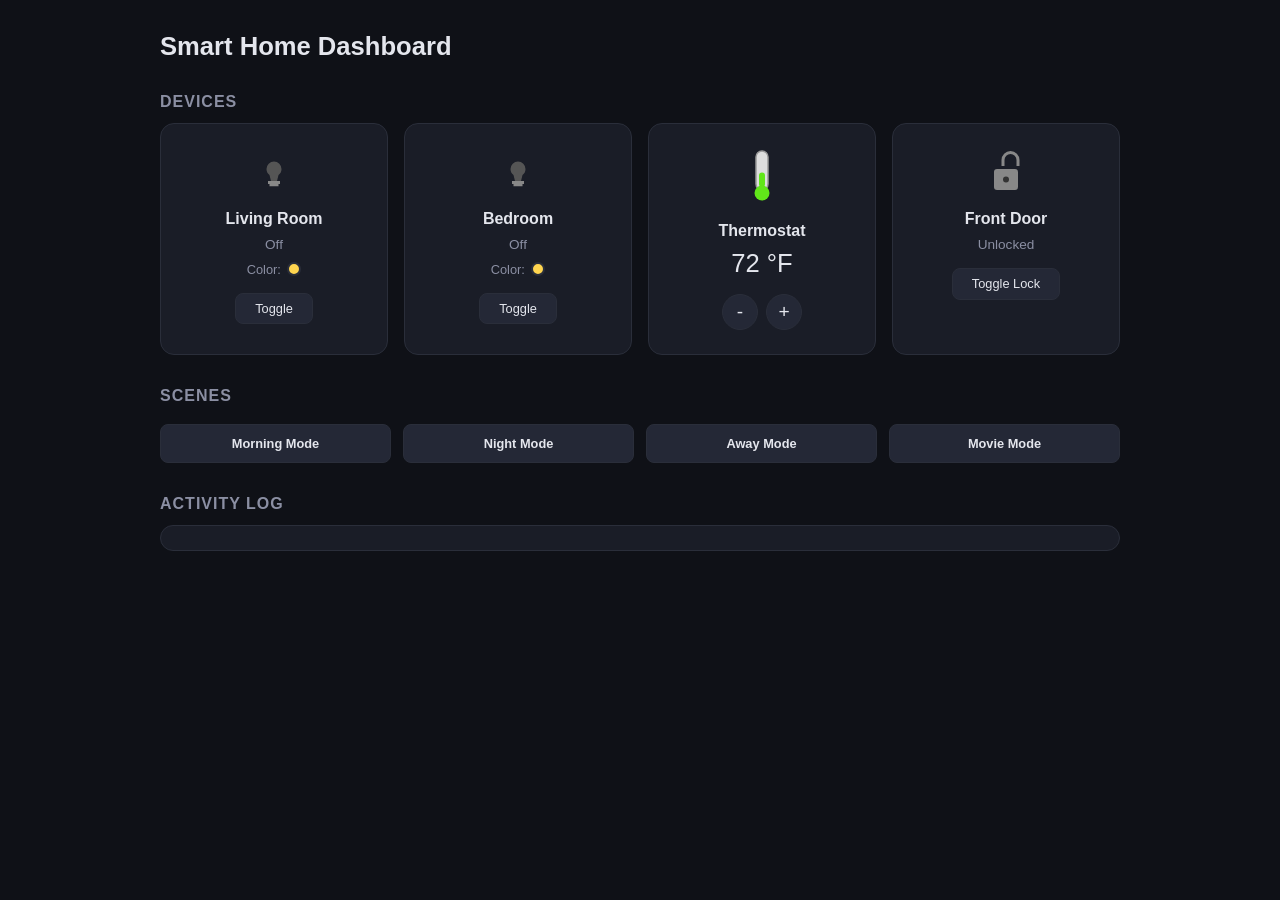
<file: src/index.html>
<!DOCTYPE html>
<html lang="en">
<head>
  <meta charset="UTF-8">
  <meta name="viewport" content="width=device-width, initial-scale=1.0">
  <title>Smart Home Dashboard</title>
  <link rel="stylesheet" href="style.css">
</head>
<body>
  <header>
    <h1>Smart Home Dashboard</h1>
    <span id="webmcp-badge" class="badge hidden">Agent Connected</span>
  </header>

  <main>
    <!-- Device Cards — single responsive row -->
    <section class="device-group">
      <h2>Devices</h2>
      <div class="cards">

        <div class="card light-card" id="card-living-room" data-device="living_room">
          <div class="card-icon" id="icon-living-room">
            <svg viewBox="0 0 64 64" width="48" height="48">
              <circle cx="32" cy="28" r="16" class="bulb-glow" id="glow-living-room"/>
              <path d="M24 44 h16 v4 h-16z M26 48 h12 v3 h-12z" fill="#888"/>
              <path d="M22 28 a10 10 0 1 1 20 0 a10 10 0 0 1-4 8 l-2 8 h-8 l-2-8 a10 10 0 0 1-4-8z" class="bulb-body" id="bulb-living-room"/>
            </svg>
          </div>
          <h3>Living Room</h3>
          <p class="status" id="status-living-room">Off</p>
          <div class="color-dot-row">
            <span class="color-label">Color:</span>
            <span class="color-dot" id="color-dot-living-room"></span>
          </div>
          <button onclick="app.toggleLight('living_room')">Toggle</button>
        </div>

        <div class="card light-card" id="card-bedroom" data-device="bedroom">
          <div class="card-icon" id="icon-bedroom">
            <svg viewBox="0 0 64 64" width="48" height="48">
              <circle cx="32" cy="28" r="16" class="bulb-glow" id="glow-bedroom"/>
              <path d="M24 44 h16 v4 h-16z M26 48 h12 v3 h-12z" fill="#888"/>
              <path d="M22 28 a10 10 0 1 1 20 0 a10 10 0 0 1-4 8 l-2 8 h-8 l-2-8 a10 10 0 0 1-4-8z" class="bulb-body" id="bulb-bedroom"/>
            </svg>
          </div>
          <h3>Bedroom</h3>
          <p class="status" id="status-bedroom">Off</p>
          <div class="color-dot-row">
            <span class="color-label">Color:</span>
            <span class="color-dot" id="color-dot-bedroom"></span>
          </div>
          <button onclick="app.toggleLight('bedroom')">Toggle</button>
        </div>

        <div class="card thermostat-card" id="card-thermostat">
          <div class="card-icon">
            <svg viewBox="0 0 64 80" width="48" height="60">
              <rect x="24" y="4" width="16" height="52" rx="8" fill="#ddd" stroke="#999" stroke-width="2"/>
              <rect x="28" y="20" width="8" rx="4" fill="#e74c3c" id="thermo-fill" height="32"/>
              <circle cx="32" cy="60" r="10" fill="#e74c3c" id="thermo-bulb"/>
            </svg>
          </div>
          <h3>Thermostat</h3>
          <p class="status temp-display" id="status-thermostat">72 &deg;F</p>
          <div class="temp-controls">
            <button onclick="app.setTemperature(app.state.thermostat.temperature - 1)">-</button>
            <button onclick="app.setTemperature(app.state.thermostat.temperature + 1)">+</button>
          </div>
        </div>

        <div class="card lock-card" id="card-front-door">
          <div class="card-icon">
            <svg viewBox="0 0 64 64" width="48" height="48" id="lock-icon-front-door">
              <rect x="16" y="28" width="32" height="28" rx="4" fill="#888" id="lock-body-front-door"/>
              <path d="M22 28 V20 a10 10 0 0 1 20 0 V28" fill="none" stroke="#888" stroke-width="4" id="lock-shackle-front-door"/>
              <circle cx="32" cy="42" r="4" fill="#333"/>
            </svg>
          </div>
          <h3>Front Door</h3>
          <p class="status" id="status-front-door">Unlocked</p>
          <button onclick="app.toggleLock('front_door')">Toggle Lock</button>
        </div>

      </div>
    </section>

    <!-- Scenes Section -->
    <section class="device-group">
      <h2>Scenes</h2>
      <div class="cards scenes">
        <button class="scene-btn" onclick="app.triggerScene('morning')">Morning Mode</button>
        <button class="scene-btn" onclick="app.triggerScene('night')">Night Mode</button>
        <button class="scene-btn" onclick="app.triggerScene('away')">Away Mode</button>
        <button class="scene-btn" onclick="app.triggerScene('movie')">Movie Mode</button>
      </div>
    </section>

    <!-- Activity Log -->
    <section class="device-group">
      <h2>Activity Log</h2>
      <ul id="activity-log"></ul>
    </section>
  </main>

  <script src="script.js"></script>
</body>
</html>
</file>
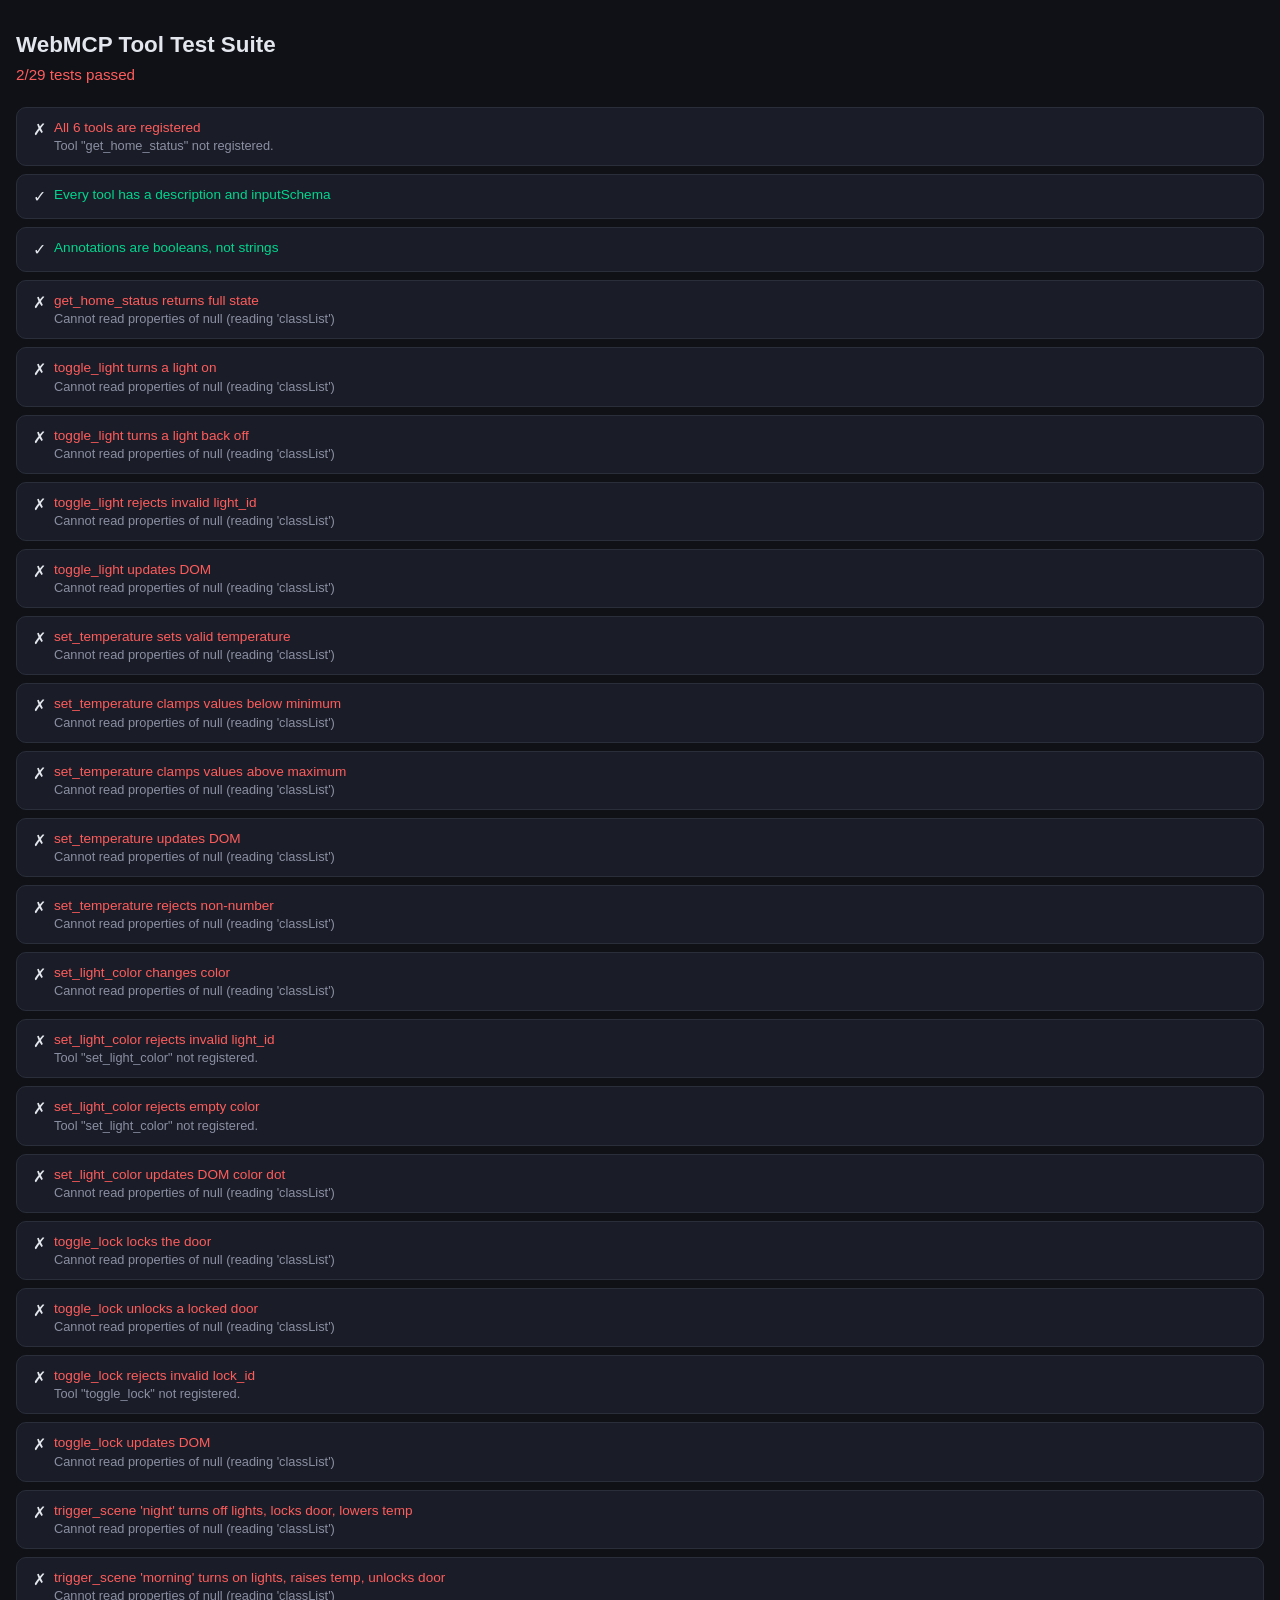
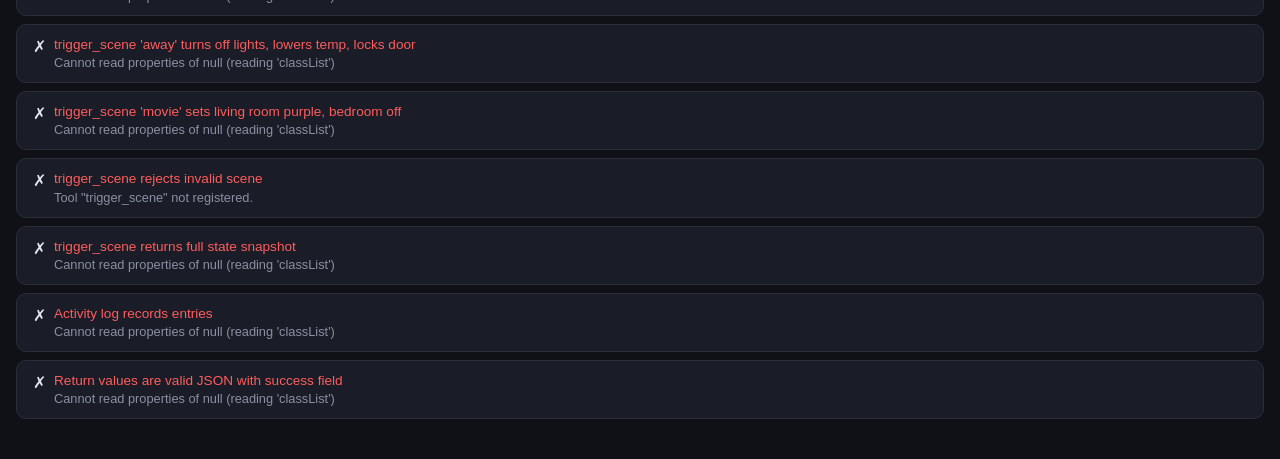
<file: src/tests.html>
<!DOCTYPE html>
<html lang="en">
<head>
  <meta charset="UTF-8">
  <meta name="viewport" content="width=device-width, initial-scale=1.0">
  <title>Smart Home Dashboard — WebMCP Tool Tests</title>
  <style>
    *, *::before, *::after { box-sizing: border-box; margin: 0; padding: 0; }
    body {
      font-family: -apple-system, BlinkMacSystemFont, "Segoe UI", Roboto, sans-serif;
      background: #0f1117; color: #e4e6ed; padding: 2rem;
    }
    h1 { margin-bottom: .5rem; font-size: 1.4rem; }
    #summary { margin-bottom: 1.5rem; font-size: .95rem; color: #8b8fa3; }
    .pass { color: #00d68f; } .fail { color: #ff5c5c; }
    .result {
      background: #1a1d27; border: 1px solid #2a2e3a; border-radius: 10px;
      padding: .75rem 1rem; margin-bottom: .5rem; font-size: .85rem;
      display: flex; align-items: flex-start; gap: .5rem;
    }
    .result .icon { flex-shrink: 0; font-size: 1rem; }
    .result .detail { color: #8b8fa3; margin-top: .2rem; font-size: .8rem; }
  </style>
</head>
<body>
  <h1>WebMCP Tool Test Suite</h1>
  <div id="summary">Running tests...</div>
  <div id="results"></div>

  <!-- Load the main app so we have app + tools available -->
  <link rel="stylesheet" href="style.css">
  <script>
    /* ──────────────────────────────────────────────────────
       Shim navigator.modelContext for testing.
       We capture every tool registered via registerTool
       so tests can call execute() directly.
    ────────────────────────────────────────────────────── */
    const registeredTools = {};

    if (!("modelContext" in navigator)) {
      Object.defineProperty(navigator, "modelContext", {
        value: {
          registerTool(def) { registeredTools[def.name] = def; },
          unregisterTool(name) { delete registeredTools[name]; },
        },
        writable: false,
        configurable: true,
      });
    }
  </script>
  <script src="script.js"></script>
  <script>
    /* ──────────────────────────────────────────────────────
       Minimal test runner
    ────────────────────────────────────────────────────── */
    const results = [];

    function assert(condition, message) {
      if (!condition) throw new Error(message);
    }

    function assertDeepEqual(actual, expected, path = "") {
      if (typeof expected !== "object" || expected === null) {
        assert(
          actual === expected,
          `${path}: expected ${JSON.stringify(expected)}, got ${JSON.stringify(actual)}`
        );
        return;
      }
      for (const key of Object.keys(expected)) {
        assertDeepEqual(actual[key], expected[key], `${path}.${key}`);
      }
    }

    async function test(name, fn) {
      try {
        await fn();
        results.push({ name, passed: true });
      } catch (e) {
        results.push({ name, passed: false, error: e.message });
      }
    }

    function resetState() {
      app.state.lights.living_room = { on: false, color: "#ffd54f" };
      app.state.lights.bedroom     = { on: false, color: "#ffd54f" };
      app.state.thermostat.temperature = 72;
      app.state.locks.front_door.locked = false;
      app.render();
    }

    function callTool(name, params = {}) {
      const tool = registeredTools[name];
      if (!tool) throw new Error(`Tool "${name}" not registered.`);
      const raw = tool.execute(params);
      return JSON.parse(raw);
    }

    /* ──────────────────────────────────────────────────────
       Tests
    ────────────────────────────────────────────────────── */
    async function runTests() {

      // ─── Tool registration ───────────────────────────
      await test("All 6 tools are registered", () => {
        const expected = [
          "get_home_status", "toggle_light", "set_temperature",
          "set_light_color", "toggle_lock", "trigger_scene",
        ];
        for (const name of expected) {
          assert(registeredTools[name], `Tool "${name}" not registered.`);
        }
      });

      await test("Every tool has a description and inputSchema", () => {
        for (const [name, tool] of Object.entries(registeredTools)) {
          assert(typeof tool.description === "string" && tool.description.length > 0,
            `${name}: missing description.`);
          assert(tool.inputSchema && typeof tool.inputSchema === "object",
            `${name}: missing inputSchema.`);
        }
      });

      await test("Annotations are booleans, not strings", () => {
        for (const [name, tool] of Object.entries(registeredTools)) {
          if (!tool.annotations) continue;
          for (const [key, val] of Object.entries(tool.annotations)) {
            assert(typeof val === "boolean",
              `${name}.annotations.${key} is "${typeof val}", expected boolean.`);
          }
        }
      });

      // ─── get_home_status ─────────────────────────────
      await test("get_home_status returns full state", () => {
        resetState();
        const res = callTool("get_home_status");
        assert(res.success === true, "Expected success: true.");
        assert(res.new_state.lights.living_room !== undefined, "Missing living_room.");
        assert(res.new_state.lights.bedroom !== undefined, "Missing bedroom.");
        assert(typeof res.new_state.thermostat.temperature === "number", "Missing temperature.");
        assert(typeof res.new_state.locks.front_door.locked === "boolean", "Missing lock.");
      });

      // ─── toggle_light ────────────────────────────────
      await test("toggle_light turns a light on", () => {
        resetState();
        const res = callTool("toggle_light", { light_id: "living_room" });
        assert(res.success === true, "Expected success.");
        assert(res.new_state.on === true, "Light should be on.");
        assert(app.state.lights.living_room.on === true, "Internal state mismatch.");
      });

      await test("toggle_light turns a light back off", () => {
        resetState();
        callTool("toggle_light", { light_id: "bedroom" });
        const res = callTool("toggle_light", { light_id: "bedroom" });
        assert(res.success === true, "Expected success.");
        assert(res.new_state.on === false, "Light should be off.");
      });

      await test("toggle_light rejects invalid light_id", () => {
        resetState();
        const res = callTool("toggle_light", { light_id: "garage" });
        assert(res.success === false, "Expected failure.");
        assert(res.error.includes("garage"), "Error should mention invalid id.");
      });

      await test("toggle_light updates DOM", () => {
        resetState();
        callTool("toggle_light", { light_id: "living_room" });
        const status = document.getElementById("status-living-room");
        assert(status.textContent === "On", `DOM shows "${status.textContent}", expected "On".`);
      });

      // ─── set_temperature ─────────────────────────────
      await test("set_temperature sets valid temperature", () => {
        resetState();
        const res = callTool("set_temperature", { degrees: 68 });
        assert(res.success === true, "Expected success.");
        assert(res.new_state.temperature === 68, `Expected 68, got ${res.new_state.temperature}.`);
      });

      await test("set_temperature clamps values below minimum", () => {
        resetState();
        const res = callTool("set_temperature", { degrees: 30 });
        assert(res.success === true, "Expected success.");
        assert(res.new_state.temperature === 50, `Expected 50 (min), got ${res.new_state.temperature}.`);
      });

      await test("set_temperature clamps values above maximum", () => {
        resetState();
        const res = callTool("set_temperature", { degrees: 120 });
        assert(res.success === true, "Expected success.");
        assert(res.new_state.temperature === 90, `Expected 90 (max), got ${res.new_state.temperature}.`);
      });

      await test("set_temperature updates DOM", () => {
        resetState();
        callTool("set_temperature", { degrees: 77 });
        const el = document.getElementById("status-thermostat");
        assert(el.textContent.includes("77"), `DOM should show 77, got "${el.textContent}".`);
      });

      await test("set_temperature rejects non-number", () => {
        resetState();
        const res = callTool("set_temperature", { degrees: "hot" });
        assert(res.success === false, "Expected failure for non-number.");
      });

      // ─── set_light_color ─────────────────────────────
      await test("set_light_color changes color", () => {
        resetState();
        const res = callTool("set_light_color", { light_id: "bedroom", color: "#ff0000" });
        assert(res.success === true, "Expected success.");
        assert(app.state.lights.bedroom.color === "#ff0000", "Color mismatch.");
      });

      await test("set_light_color rejects invalid light_id", () => {
        const res = callTool("set_light_color", { light_id: "porch", color: "#fff" });
        assert(res.success === false, "Expected failure.");
      });

      await test("set_light_color rejects empty color", () => {
        const res = callTool("set_light_color", { light_id: "bedroom", color: "  " });
        assert(res.success === false, "Expected failure for empty color.");
      });

      await test("set_light_color updates DOM color dot", () => {
        resetState();
        callTool("set_light_color", { light_id: "living_room", color: "blue" });
        const dot = document.getElementById("color-dot-living-room");
        assert(dot.style.background === "blue", `Dot bg is "${dot.style.background}", expected "blue".`);
      });

      // ─── toggle_lock ─────────────────────────────────
      await test("toggle_lock locks the door", () => {
        resetState();
        const res = callTool("toggle_lock", { lock_id: "front_door" });
        assert(res.success === true, "Expected success.");
        assert(res.new_state.locked === true, "Door should be locked.");
      });

      await test("toggle_lock unlocks a locked door", () => {
        resetState();
        callTool("toggle_lock", { lock_id: "front_door" });
        const res = callTool("toggle_lock", { lock_id: "front_door" });
        assert(res.new_state.locked === false, "Door should be unlocked.");
      });

      await test("toggle_lock rejects invalid lock_id", () => {
        const res = callTool("toggle_lock", { lock_id: "back_door" });
        assert(res.success === false, "Expected failure.");
      });

      await test("toggle_lock updates DOM", () => {
        resetState();
        callTool("toggle_lock", { lock_id: "front_door" });
        const el = document.getElementById("status-front-door");
        assert(el.textContent === "Locked", `DOM shows "${el.textContent}", expected "Locked".`);
      });

      // ─── trigger_scene ───────────────────────────────
      await test("trigger_scene 'night' turns off lights, locks door, lowers temp", () => {
        resetState();
        app.state.lights.living_room.on = true;
        const res = callTool("trigger_scene", { scene: "night" });
        assert(res.success === true, "Expected success.");
        assert(app.state.lights.living_room.on === false, "Living room should be off.");
        assert(app.state.lights.bedroom.on === false, "Bedroom should be off.");
        assert(app.state.thermostat.temperature === 65, `Temp should be 65, got ${app.state.thermostat.temperature}.`);
        assert(app.state.locks.front_door.locked === true, "Door should be locked.");
      });

      await test("trigger_scene 'morning' turns on lights, raises temp, unlocks door", () => {
        resetState();
        app.state.locks.front_door.locked = true;
        const res = callTool("trigger_scene", { scene: "morning" });
        assert(res.success === true, "Expected success.");
        assert(app.state.lights.living_room.on === true, "Living room should be on.");
        assert(app.state.lights.bedroom.on === true, "Bedroom should be on.");
        assert(app.state.thermostat.temperature === 72, "Temp should be 72.");
        assert(app.state.locks.front_door.locked === false, "Door should be unlocked.");
      });

      await test("trigger_scene 'away' turns off lights, lowers temp, locks door", () => {
        resetState();
        const res = callTool("trigger_scene", { scene: "away" });
        assert(res.success === true, "Expected success.");
        assert(app.state.lights.living_room.on === false, "Living room should be off.");
        assert(app.state.thermostat.temperature === 60, "Temp should be 60.");
        assert(app.state.locks.front_door.locked === true, "Door should be locked.");
      });

      await test("trigger_scene 'movie' sets living room purple, bedroom off", () => {
        resetState();
        const res = callTool("trigger_scene", { scene: "movie" });
        assert(res.success === true, "Expected success.");
        assert(app.state.lights.living_room.on === true, "Living room should be on.");
        assert(app.state.lights.living_room.color === "#3a0ca3", "Living room should be purple.");
        assert(app.state.lights.bedroom.on === false, "Bedroom should be off.");
        assert(app.state.thermostat.temperature === 70, "Temp should be 70.");
      });

      await test("trigger_scene rejects invalid scene", () => {
        const res = callTool("trigger_scene", { scene: "party" });
        assert(res.success === false, "Expected failure.");
      });

      await test("trigger_scene returns full state snapshot", () => {
        resetState();
        const res = callTool("trigger_scene", { scene: "night" });
        assert(res.new_state.lights !== undefined, "Should include lights.");
        assert(res.new_state.thermostat !== undefined, "Should include thermostat.");
        assert(res.new_state.locks !== undefined, "Should include locks.");
      });

      // ─── Cross-cutting ───────────────────────────────
      await test("Activity log records entries", () => {
        resetState();
        const logBefore = document.getElementById("activity-log").children.length;
        callTool("toggle_light", { light_id: "living_room" });
        const logAfter = document.getElementById("activity-log").children.length;
        assert(logAfter > logBefore, "Log should have a new entry.");
      });

      await test("Return values are valid JSON with success field", () => {
        resetState();
        for (const name of Object.keys(registeredTools)) {
          const params = getDefaultParams(name);
          const raw = registeredTools[name].execute(params);
          const parsed = JSON.parse(raw);
          assert(typeof parsed.success === "boolean",
            `${name}: return value missing "success" boolean.`);
        }
      });

      // ─── Display results ─────────────────────────────
      renderResults();
    }

    function getDefaultParams(toolName) {
      switch (toolName) {
        case "get_home_status":  return {};
        case "toggle_light":    return { light_id: "living_room" };
        case "set_temperature": return { degrees: 72 };
        case "set_light_color": return { light_id: "bedroom", color: "#00ff00" };
        case "toggle_lock":     return { lock_id: "front_door" };
        case "trigger_scene":   return { scene: "morning" };
        default: return {};
      }
    }

    function renderResults() {
      const container = document.getElementById("results");
      const passed = results.filter(r => r.passed).length;
      const total  = results.length;

      document.getElementById("summary").innerHTML =
        `<span class="${passed === total ? "pass" : "fail"}">${passed}/${total} tests passed</span>`;

      container.innerHTML = results.map(r => `
        <div class="result">
          <span class="icon">${r.passed ? "&#10003;" : "&#10007;"}</span>
          <div>
            <span class="${r.passed ? "pass" : "fail"}">${r.name}</span>
            ${r.error ? `<div class="detail">${r.error}</div>` : ""}
          </div>
        </div>
      `).join("");
    }

    /* ── Run on load ────────────────────────────────── */
    window.addEventListener("load", () => {
      /* Small delay to ensure tool registration has completed */
      setTimeout(runTests, 100);
    });
  </script>
</body>
</html>
</file>
<file: src/style.css>
/* ── Reset & Base ─────────────────────────────────────── */
*, *::before, *::after { box-sizing: border-box; margin: 0; padding: 0; }

:root {
  --bg: #0f1117;
  --surface: #1a1d27;
  --surface-hover: #242836;
  --border: #2a2e3a;
  --text: #e4e6ed;
  --text-muted: #8b8fa3;
  --accent: #6c63ff;
  --accent-glow: rgba(108, 99, 255, .25);
  --on: #00d68f;
  --off: #555a6e;
  --danger: #ff5c5c;
  --warm: #ff9f43;
  --radius: 14px;
}

body {
  font-family: -apple-system, BlinkMacSystemFont, "Segoe UI", Roboto, sans-serif;
  background: var(--bg);
  color: var(--text);
  min-height: 100vh;
  padding: 2rem 1rem;
}

/* ── Header ──────────────────────────────────────────── */
header {
  max-width: 960px;
  margin: 0 auto 2rem;
  display: flex;
  align-items: center;
  gap: 1rem;
}

header h1 { font-size: 1.6rem; font-weight: 700; }

.badge {
  font-size: .7rem;
  padding: .25rem .6rem;
  border-radius: 20px;
  background: var(--accent-glow);
  color: var(--accent);
  border: 1px solid var(--accent);
  text-transform: uppercase;
  letter-spacing: .5px;
}

.badge.hidden { display: none; }

/* ── Layout ──────────────────────────────────────────── */
main { max-width: 960px; margin: 0 auto; }

.device-group { margin-bottom: 2rem; }
.device-group h2 {
  font-size: 1rem;
  text-transform: uppercase;
  letter-spacing: 1px;
  color: var(--text-muted);
  margin-bottom: .75rem;
}

.cards {
  display: flex;
  flex-wrap: wrap;
  gap: 1rem;
}

.cards > .card {
  flex: 1 1 180px;
  min-width: 0;
}

/* ── Card ─────────────────────────────────────────────── */
.card {
  background: var(--surface);
  border: 1px solid var(--border);
  border-radius: var(--radius);
  padding: 1.5rem;
  display: flex;
  flex-direction: column;
  align-items: center;
  gap: .6rem;
  transition: border-color .2s, box-shadow .3s;
}

.card:hover {
  border-color: var(--accent);
  box-shadow: 0 0 20px var(--accent-glow);
}

.card h3 { font-size: 1rem; font-weight: 600; }

.card .status {
  font-size: .85rem;
  color: var(--text-muted);
  font-weight: 500;
}

.card button,
.scene-btn {
  margin-top: .4rem;
  padding: .45rem 1.2rem;
  border: 1px solid var(--border);
  border-radius: 8px;
  background: var(--surface-hover);
  color: var(--text);
  cursor: pointer;
  font-size: .8rem;
  transition: background .15s, border-color .15s;
}

.card button:hover,
.scene-btn:hover {
  background: var(--accent);
  border-color: var(--accent);
  color: #fff;
}

/* ── Light Card States ───────────────────────────────── */
.card-icon { position: relative; }

.bulb-body { fill: #555; transition: fill .3s; }
.bulb-glow { fill: transparent; transition: fill .3s; }

.card.is-on .bulb-body { fill: #ffd54f; }
.card.is-on .bulb-glow { fill: rgba(255, 213, 79, .25); }

/* ── Color Dot ───────────────────────────────────────── */
.color-dot-row {
  display: flex;
  align-items: center;
  gap: .4rem;
  font-size: .8rem;
  color: var(--text-muted);
}

.color-dot {
  width: 14px;
  height: 14px;
  border-radius: 50%;
  border: 2px solid var(--border);
  background: #ffd54f;
  transition: background .3s;
}

/* ── Thermostat ──────────────────────────────────────── */
.temp-display { font-size: 1.6rem !important; font-weight: 700; color: var(--text) !important; }

.temp-controls {
  display: flex;
  gap: .5rem;
}

.temp-controls button {
  width: 36px;
  height: 36px;
  border-radius: 50%;
  font-size: 1.2rem;
  display: flex;
  align-items: center;
  justify-content: center;
  padding: 0;
}

/* ── Lock Card States ────────────────────────────────── */
#lock-body-front-door { transition: fill .3s; }
#lock-shackle-front-door { transition: stroke .3s, transform .3s; }

.card.is-locked #lock-body-front-door { fill: var(--on); }
.card.is-locked #lock-shackle-front-door { stroke: var(--on); }

.card:not(.is-locked) #lock-shackle-front-door {
  transform: translateX(6px) translateY(-4px);
}

/* ── Scene Buttons ───────────────────────────────────── */
.scenes {
  display: flex;
  flex-wrap: wrap;
  gap: .75rem;
}

.scene-btn {
  flex: 1 1 140px;
  padding: .7rem 1rem;
  text-align: center;
  font-weight: 600;
}

/* ── Activity Log ────────────────────────────────────── */
#activity-log {
  list-style: none;
  max-height: 200px;
  overflow-y: auto;
  background: var(--surface);
  border: 1px solid var(--border);
  border-radius: var(--radius);
  padding: .75rem 1rem;
}

#activity-log li {
  padding: .3rem 0;
  font-size: .8rem;
  color: var(--text-muted);
  border-bottom: 1px solid var(--border);
}

#activity-log li:last-child { border-bottom: none; }

.log-time {
  color: var(--accent);
  margin-right: .5rem;
  font-weight: 600;
}

/* ── Flash animation for agent actions ───────────────── */
@keyframes agent-flash {
  0%   { box-shadow: 0 0 0 0 var(--accent-glow); }
  50%  { box-shadow: 0 0 24px 4px var(--accent-glow); }
  100% { box-shadow: 0 0 0 0 var(--accent-glow); }
}

.agent-flash { animation: agent-flash .6s ease; }

/* ── Responsive ─────────────────────────────────────── */

/* Tablet */
@media (max-width: 768px) {
  body { padding: 1.5rem .75rem; }
  header h1 { font-size: 1.3rem; }

  .cards > .card { flex: 1 1 160px; }
  .card { padding: 1.2rem; }

  .scenes { gap: .5rem; }
  .scene-btn { flex: 1 1 120px; padding: .6rem .75rem; font-size: .75rem; }
}

/* Mobile */
@media (max-width: 480px) {
  body { padding: 1rem .5rem; }

  header {
    flex-wrap: wrap;
    gap: .5rem;
    margin-bottom: 1.5rem;
  }
  header h1 { font-size: 1.1rem; }

  .device-group { margin-bottom: 1.5rem; }
  .device-group h2 { font-size: .85rem; }

  .cards { gap: .75rem; }
  .cards > .card { flex: 1 1 calc(50% - .75rem); }

  .card {
    padding: 1rem .75rem;
    gap: .4rem;
  }
  .card h3 { font-size: .85rem; }
  .card .status { font-size: .75rem; }
  .card button { font-size: .75rem; padding: .4rem .9rem; }

  .card-icon svg { width: 36px; height: 36px; }
  .thermostat-card .card-icon svg { width: 36px; height: 45px; }

  .temp-display { font-size: 1.3rem !important; }
  .temp-controls button { width: 32px; height: 32px; font-size: 1rem; }

  .color-dot-row { font-size: .7rem; }
  .color-dot { width: 12px; height: 12px; }

  .scenes {
    display: grid;
    grid-template-columns: 1fr 1fr;
    gap: .5rem;
  }
  .scene-btn { flex: none; padding: .55rem .5rem; font-size: .7rem; }

  #activity-log { padding: .5rem .75rem; max-height: 150px; }
  #activity-log li { font-size: .75rem; }
}

/* Very small screens */
@media (max-width: 340px) {
  .cards > .card { flex: 1 1 100%; }
  .scenes { grid-template-columns: 1fr 1fr; }
}
</file>
